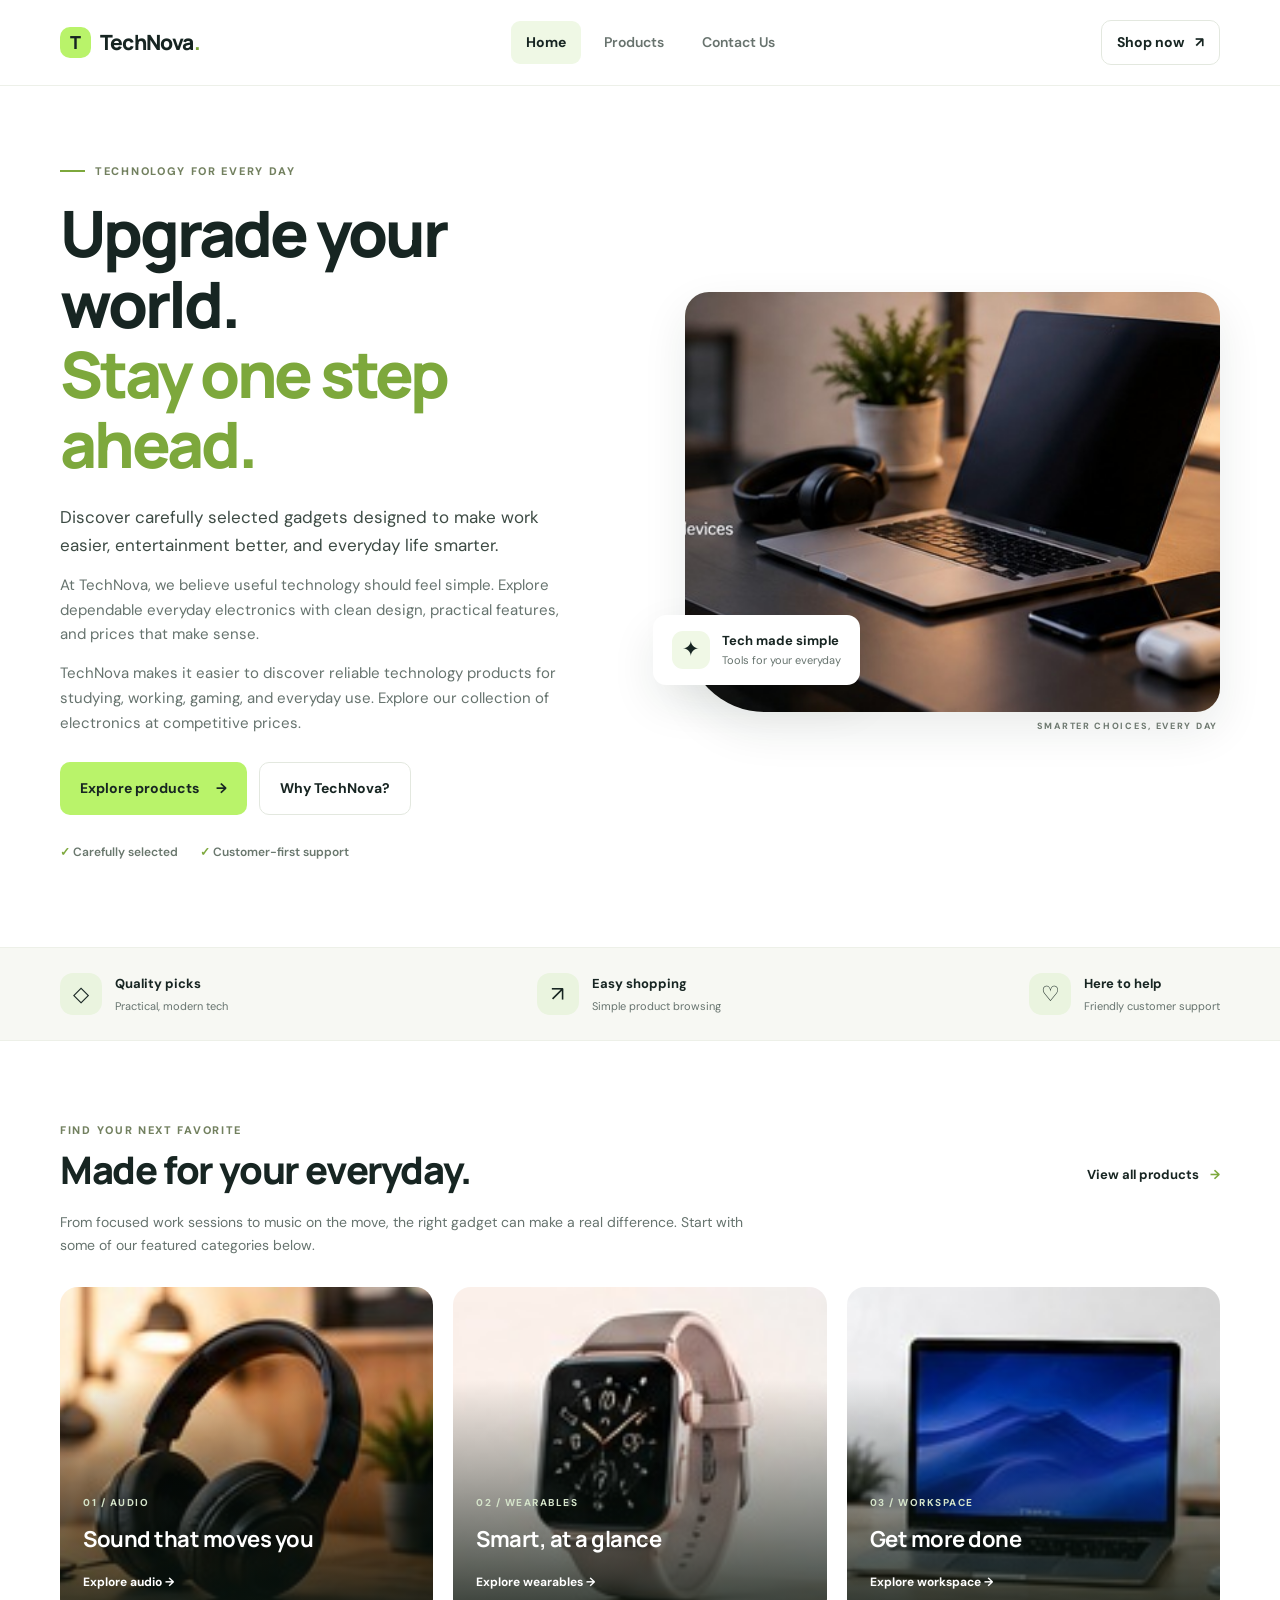
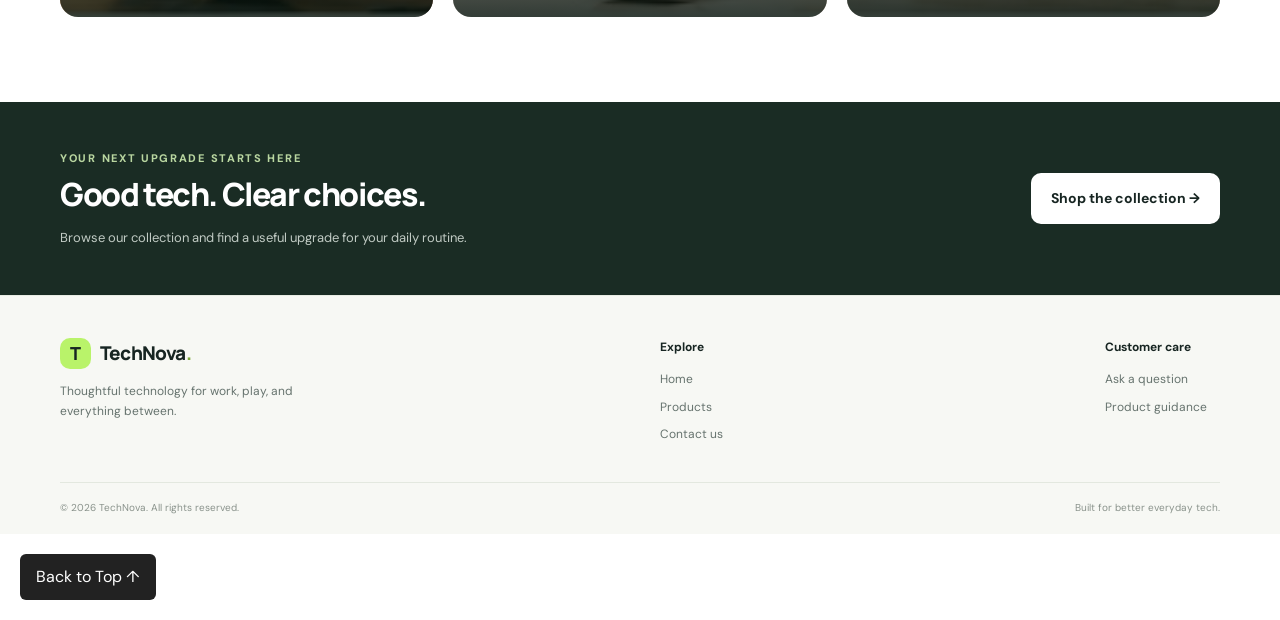
<file: index.html>
<!DOCTYPE html>
<html lang="en">
<head>
  <meta charset="UTF-8">
  <meta name="viewport" content="width=device-width, initial-scale=1.0">
  <title>TechNova | Smart Tech, Better Living</title>
  <link rel="stylesheet" href="style.css">
</head>
<body>
  <!-- Sadman Shams | Student ID: 2330640 -->
  <header class="site-header">
    <a class="logo" href="index.html"><span class="logo-mark">T</span> TechNova<span class="logo-dot">.</span></a>
    <nav class="main-nav" aria-label="Main navigation">
      <a class="active" href="index.html">Home</a>
      <a href="products.html">Products</a>
      <a href="contact.html">Contact Us</a>
    </nav>
    <a class="header-cta" href="products.html">Shop now <span>↗</span></a>
  </header>

  <main>
    <section class="hero container">
      <div class="hero-copy">
        <p class="eyebrow"><span class="eyebrow-line"></span> TECHNOLOGY FOR EVERY DAY</p>
        <h1>Upgrade your world.<br><span>Stay one step ahead.</span></h1>
        <p class="hero-description">Discover carefully selected gadgets designed to make work easier, entertainment better, and everyday life smarter.</p>
        <p>At TechNova, we believe useful technology should feel simple. Explore dependable everyday electronics with clean design, practical features, and prices that make sense.</p>
        <p><p>
  TechNova makes it easier to discover reliable technology products
  for studying, working, gaming, and everyday use.
  Explore our collection of electronics at competitive prices.
</p> </p>
        <div class="hero-actions">
          <button class="btn btn-primary" onclick="exploreProducts()">Explore products <span>→</span></button>
          <button class="btn btn-outline" onclick="showStoreMessage()">Why TechNova?</button>
        </div>
        <div class="trust-row"><span>✓ Carefully selected</span><span>✓ Customer-first support</span></div>
      </div>
      <div class="hero-visual">
        <div class="hero-image-wrap"><img src="images/hero-tech.jpg" alt="Modern electronics and gadgets arranged on a desk"></div>
        <div class="floating-note"><span class="note-icon">✦</span><div><strong>Tech made simple</strong><small>Tools for your everyday</small></div></div>
        <div class="visual-tag">SMARTER CHOICES, EVERY DAY</div>
      </div>
    </section>

    <section class="benefits-band">
      <div class="container benefits"><div><span class="benefit-icon">◇</span><div><strong>Quality picks</strong><small>Practical, modern tech</small></div></div><div><span class="benefit-icon">↗</span><div><strong>Easy shopping</strong><small>Simple product browsing</small></div></div><div><span class="benefit-icon">♡</span><div><strong>Here to help</strong><small>Friendly customer support</small></div></div></div>
    </section>

    <section class="section container">
      <div class="section-heading"><div><p class="eyebrow">FIND YOUR NEXT FAVORITE</p><h2>Made for your everyday.</h2></div><a class="text-link" href="products.html">View all products <span>→</span></a></div>
      <p class="section-intro">From focused work sessions to music on the move, the right gadget can make a real difference. Start with some of our featured categories below.</p>
      <div class="category-flex">
        <article class="category-card"><img src="images/headphones.jpg" alt="Wireless headphones"><div class="category-overlay"><span>01 / AUDIO</span><h3>Sound that moves you</h3><a href="products.html">Explore audio →</a></div></article>
        <article class="category-card"><img src="images/smartwatch.jpg" alt="Minimal modern smartwatch"><div class="category-overlay"><span>02 / WEARABLES</span><h3>Smart, at a glance</h3><a href="products.html">Explore wearables →</a></div></article>
        <article class="category-card"><img src="images/laptop.jpg" alt="Laptop on a desk"><div class="category-overlay"><span>03 / WORKSPACE</span><h3>Get more done</h3><a href="products.html">Explore workspace →</a></div></article>
      </div>
    </section>
    <section class="closing-cta"><div class="container closing-inner"><div><p class="eyebrow">YOUR NEXT UPGRADE STARTS HERE</p><h2>Good tech. Clear choices.</h2><p>Browse our collection and find a useful upgrade for your daily routine.</p></div><a class="btn btn-light" href="products.html">Shop the collection →</a></div></section>
  </main>

  <footer class="site-footer"><div class="container footer-main"><div><a class="logo footer-logo" href="index.html"><span class="logo-mark">T</span> TechNova<span class="logo-dot">.</span></a><p>Thoughtful technology for work, play, and everything between.</p></div><div class="footer-links"><strong>Explore</strong><a href="index.html">Home</a><a href="products.html">Products</a><a href="contact.html">Contact us</a></div><div class="footer-links"><strong>Customer care</strong><a href="contact.html">Ask a question</a><a href="contact.html">Product guidance</a></div></div><div class="container footer-bottom"><span>© 2026 TechNova. All rights reserved.</span><span>Built for better everyday tech.</span></div></footer>
  <script src="script.js"></script>
  <button id="backToTop" onclick="window.scrollTo({top: 0, behavior: 'smooth'})">
    Back to Top ↑
</button>
</body>
</html>
</file>
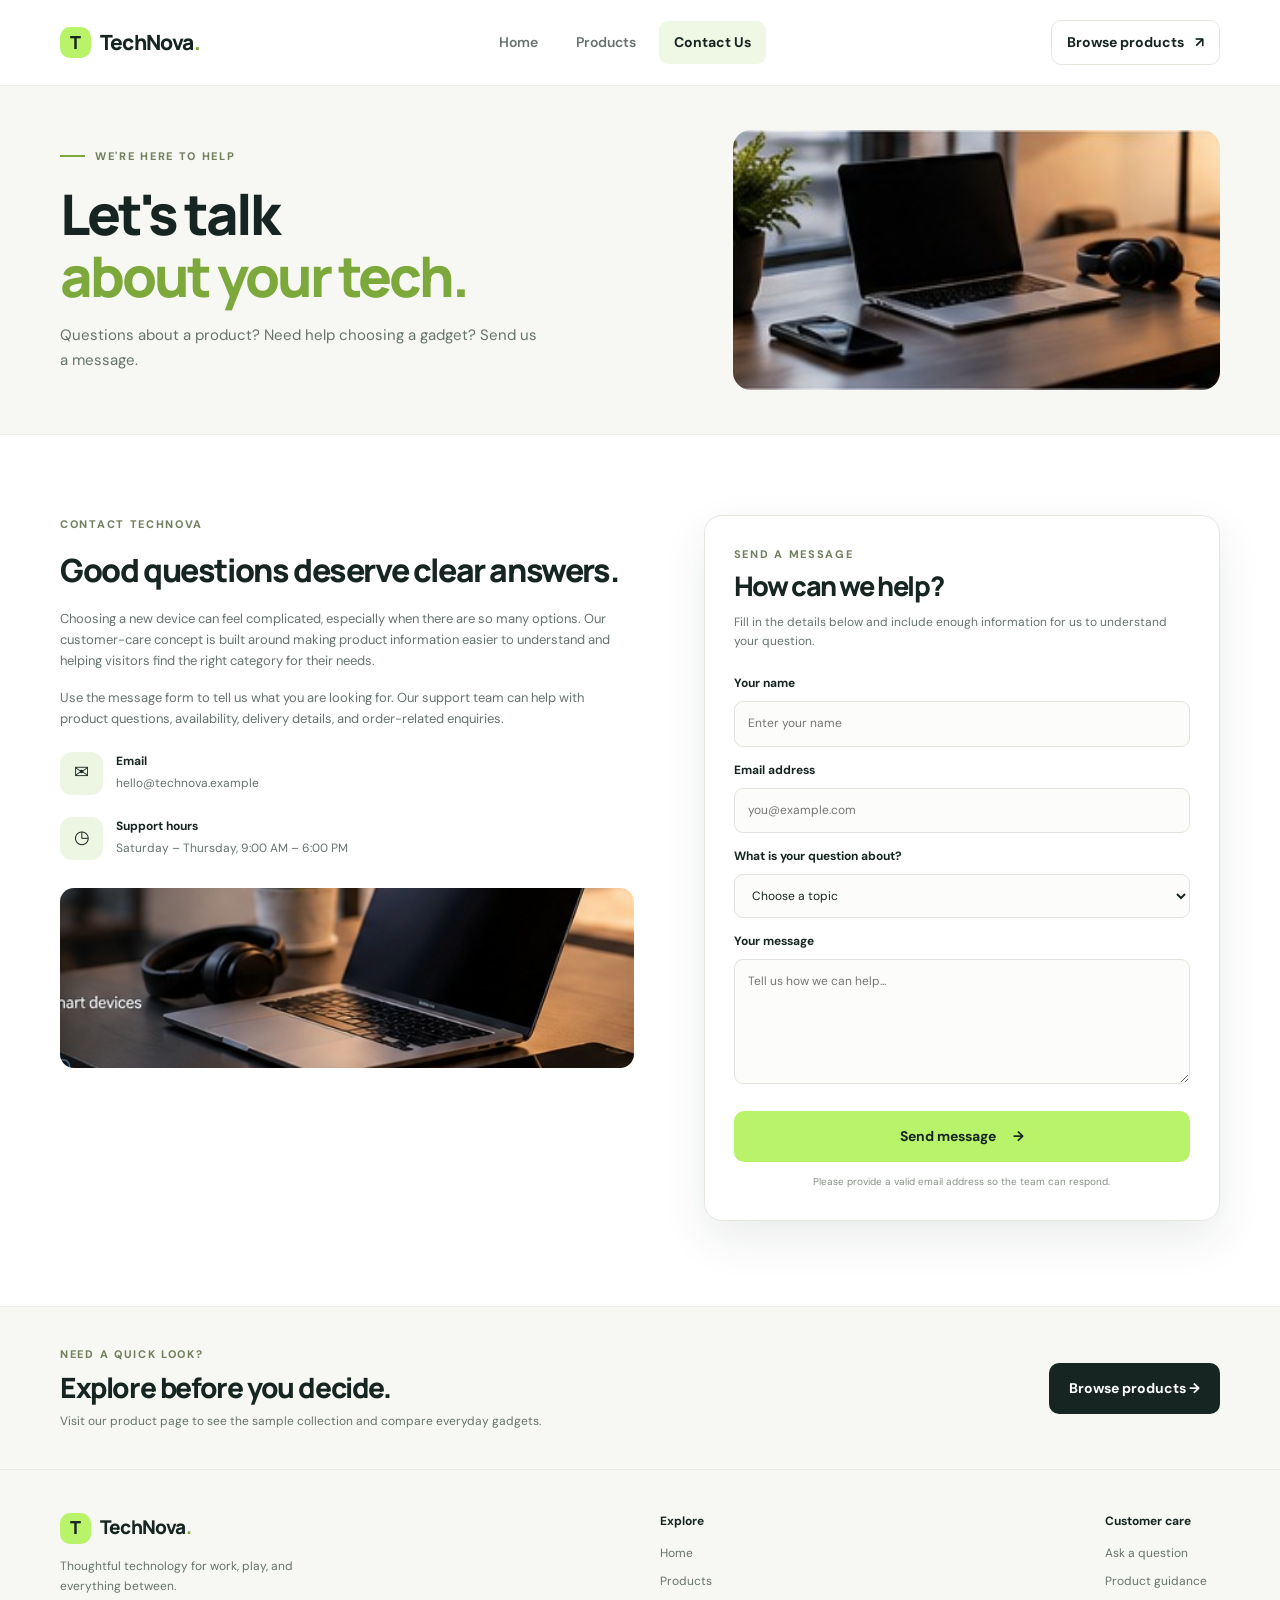
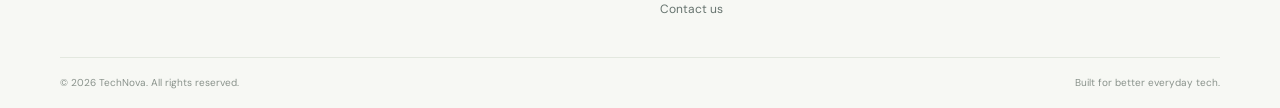
<file: contact.html>
<!DOCTYPE html>
<html lang="en">
<head>
  <meta charset="UTF-8">
  <meta name="viewport" content="width=device-width, initial-scale=1.0">
  <title>Contact Us | TechNova</title>
  <link rel="stylesheet" href="style.css">
</head>
<body>
  <!-- Sadman Shams | Student ID: 2330640 -->
  <header class="site-header">
    <a class="logo" href="index.html"><span class="logo-mark">T</span> TechNova<span class="logo-dot">.</span></a>
    <nav class="main-nav" aria-label="Main navigation"><a href="index.html">Home</a><a href="products.html">Products</a><a class="active" href="contact.html">Contact Us</a></nav>
    <a class="header-cta" href="products.html">Browse products <span>↗</span></a>
  </header>

  <main>
    <section class="page-hero contact-hero"><div class="container page-hero-inner"><div><p class="eyebrow"><span class="eyebrow-line"></span> WE'RE HERE TO HELP</p><h1>Let's talk<br><span>about your tech.</span></h1><p>Questions about a product? Need help choosing a gadget? Send us a message.</p></div><img src="images/contact-workspace.jpg" alt="Team collaborating at a desk"></div></section>
    <section class="section container contact-layout">
      <div class="contact-copy"><p class="eyebrow">CONTACT TECHNOVA</p><h2>Good questions deserve clear answers.</h2><p>Choosing a new device can feel complicated, especially when there are so many options. Our customer-care concept is built around making product information easier to understand and helping visitors find the right category for their needs.</p><p>Use the message form to tell us what you are looking for. Our support team can help with product questions, availability, delivery details, and order-related enquiries.</p>
        <div class="contact-details"><div class="detail-icon">✉</div><div><strong>Email</strong><span>hello@technova.example</span></div></div><div class="contact-details"><div class="detail-icon">◷</div><div><strong>Support hours</strong><span>Saturday – Thursday, 9:00 AM – 6:00 PM</span></div></div>
        <img class="contact-side-image" src="images/hero-tech.jpg" alt="Laptop and notebook ready for customer support work">
      </div>
      <form class="contact-form" onsubmit="submitContactForm(event)"><p class="eyebrow">SEND A MESSAGE</p><h2>How can we help?</h2><p class="form-intro">Fill in the details below and include enough information for us to understand your question.</p>
        <label for="name">Your name</label><input id="name" name="name" type="text" placeholder="Enter your name" required>
        <label for="email">Email address</label><input id="email" name="email" type="email" placeholder="you@example.com" required>
        <label for="topic">What is your question about?</label><select id="topic" name="topic" required><option value="">Choose a topic</option><option>Product information</option><option>Order support</option><option>Returns and exchanges</option><option>Other question</option></select>
        <label for="message">Your message</label><textarea id="message" name="message" rows="5" placeholder="Tell us how we can help..." required></textarea>
        <button class="btn btn-primary form-submit" type="submit">Send message <span>→</span></button><p class="form-footnote">Please provide a valid email address so the team can respond.</p>
      </form>
    </section>
    <section class="help-strip"><div class="container help-strip-inner"><div><p class="eyebrow">NEED A QUICK LOOK?</p><h2>Explore before you decide.</h2><p>Visit our product page to see the sample collection and compare everyday gadgets.</p></div><a class="btn btn-dark" href="products.html">Browse products →</a></div></section>
  </main>
  <footer class="site-footer"><div class="container footer-main"><div><a class="logo footer-logo" href="index.html"><span class="logo-mark">T</span> TechNova<span class="logo-dot">.</span></a><p>Thoughtful technology for work, play, and everything between.</p></div><div class="footer-links"><strong>Explore</strong><a href="index.html">Home</a><a href="products.html">Products</a><a href="contact.html">Contact us</a></div><div class="footer-links"><strong>Customer care</strong><a href="contact.html">Ask a question</a><a href="contact.html">Product guidance</a></div></div><div class="container footer-bottom"><span>© 2026 TechNova. All rights reserved.</span><span>Built for better everyday tech.</span></div></footer>
  <script src="script.js"></script>
</body>
</html>
</file>
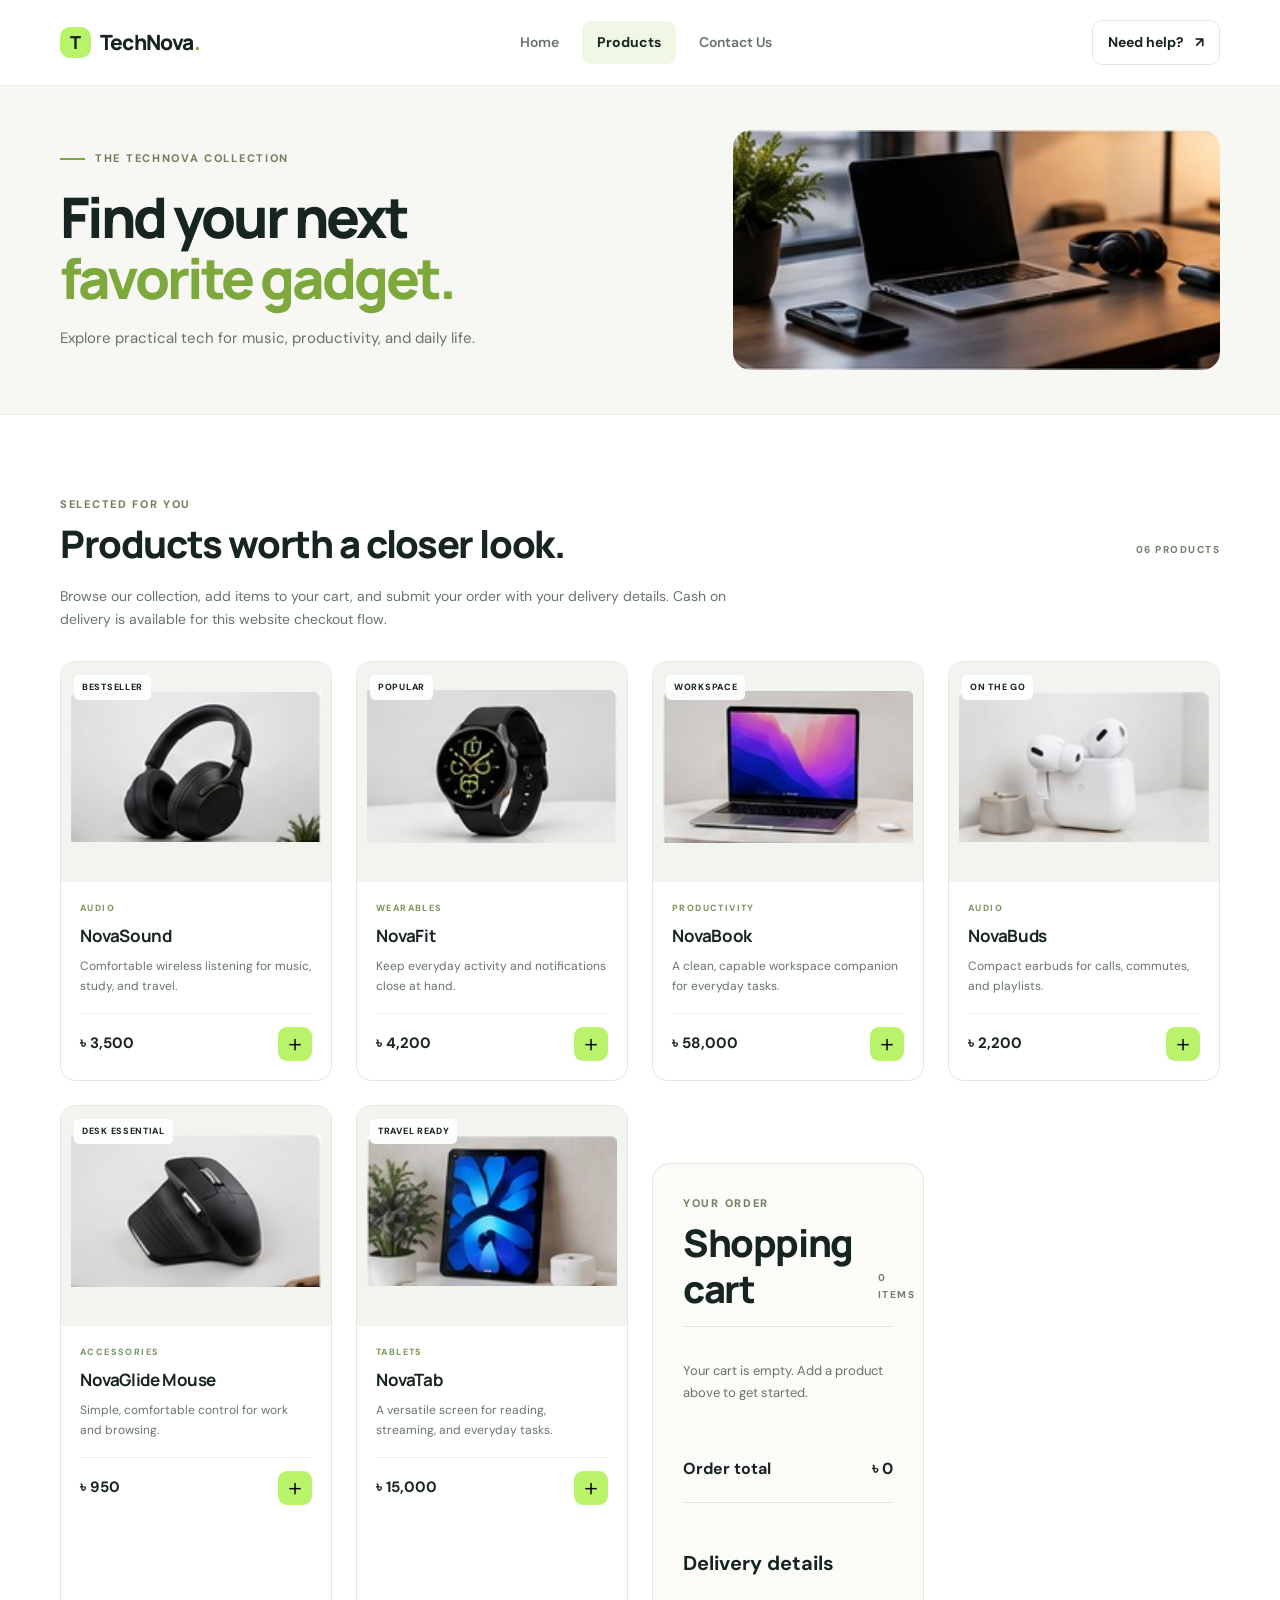
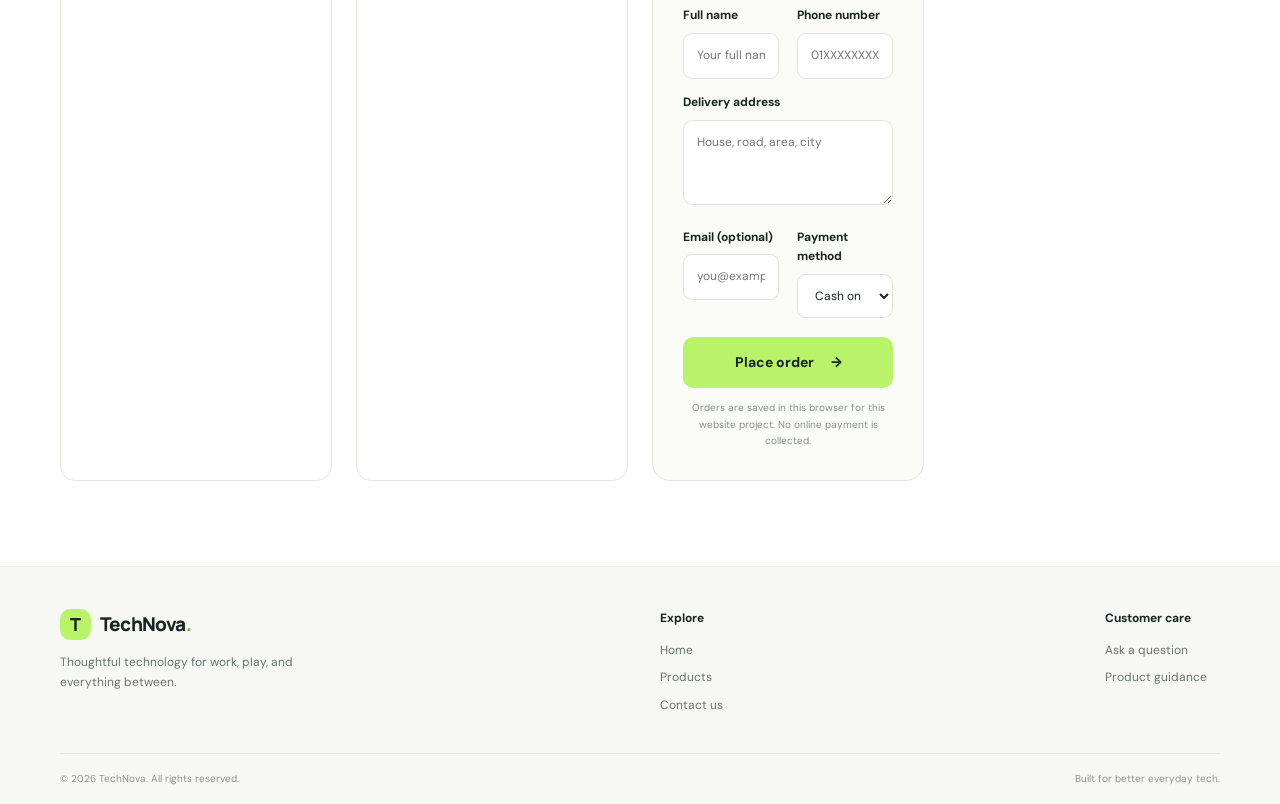
<file: products.html>
<!DOCTYPE html>
<html lang="en">
<head>
  <meta charset="UTF-8">
  <meta name="viewport" content="width=device-width, initial-scale=1.0">
  <title>Products | TechNova</title>
  <link rel="stylesheet" href="style.css">
</head>
<body>
  <!-- Sadman Shams | Student ID: 2330640 -->
  <header class="site-header">
    <a class="logo" href="index.html"><span class="logo-mark">T</span> TechNova<span class="logo-dot">.</span></a>
    <nav class="main-nav" aria-label="Main navigation"><a href="index.html">Home</a><a class="active" href="products.html">Products</a><a href="contact.html">Contact Us</a></nav>
    <a class="header-cta" href="contact.html">Need help? <span>↗</span></a>
  </header>

  <main>
    <section class="page-hero"><div class="container page-hero-inner"><div><p class="eyebrow"><span class="eyebrow-line"></span> THE TECHNOVA COLLECTION</p><h1>Find your next<br><span>favorite gadget.</span></h1><p>Explore practical tech for music, productivity, and daily life.</p></div><img src="images/contact-workspace.jpg" alt="Selection of modern consumer electronics"></div></section>
    <section class="section container">
      <div class="section-heading"><div><p class="eyebrow">SELECTED FOR YOU</p><h2>Products worth a closer look.</h2></div><span class="product-count">06 PRODUCTS</span></div>
      <p class="section-intro">Browse our collection, add items to your cart, and submit your order with your delivery details. Cash on delivery is available for this website checkout flow.</p>
      <div class="product-grid">
        
<article class="product-card">
  <div class="product-image">
    <img src="images/product-headphones.jpg" alt="NovaSound wireless headphones">
    <span class="product-label">BESTSELLER</span>
  </div>
  <div class="product-info">
    <p class="product-category">AUDIO</p>
    <h3>NovaSound</h3>
    <p>Comfortable wireless listening for music, study, and travel.</p>
    <div class="product-bottom">
      <strong>৳ 3,500</strong>
      <button class="small-btn" onclick="addToCart('NovaSound', 3500)" aria-label="Add NovaSound">＋</button>
    </div>
  </div>
</article>

<article class="product-card">
  <div class="product-image">
    <img src="images/product-watch.jpg" alt="NovaFit smartwatch">
    <span class="product-label">POPULAR</span>
  </div>
  <div class="product-info">
    <p class="product-category">WEARABLES</p>
    <h3>NovaFit</h3>
    <p>Keep everyday activity and notifications close at hand.</p>
    <div class="product-bottom">
      <strong>৳ 4,200</strong>
      <button class="small-btn" onclick="addToCart('NovaFit', 4200)" aria-label="Add NovaFit">＋</button>
    </div>
  </div>
</article>

<article class="product-card">
  <div class="product-image">
    <img src="images/product-laptop.jpg" alt="NovaBook laptop">
    <span class="product-label">WORKSPACE</span>
  </div>
  <div class="product-info">
    <p class="product-category">PRODUCTIVITY</p>
    <h3>NovaBook</h3>
    <p>A clean, capable workspace companion for everyday tasks.</p>
    <div class="product-bottom">
      <strong>৳ 58,000</strong>
      <button class="small-btn" onclick="addToCart('NovaBook', 58000)" aria-label="Add NovaBook">＋</button>
    </div>
  </div>
</article>

<article class="product-card">
  <div class="product-image">
    <img src="images/product-earbuds.jpg" alt="NovaBuds wireless earbuds">
    <span class="product-label">ON THE GO</span>
  </div>
  <div class="product-info">
    <p class="product-category">AUDIO</p>
    <h3>NovaBuds</h3>
    <p>Compact earbuds for calls, commutes, and playlists.</p>
    <div class="product-bottom">
      <strong>৳ 2,200</strong>
      <button class="small-btn" onclick="addToCart('NovaBuds', 2200)" aria-label="Add NovaBuds">＋</button>
    </div>
  </div>
</article>

<article class="product-card">
  <div class="product-image">
    <img src="images/product-mouse.jpg" alt="NovaGlide wireless computer mouse">
    <span class="product-label">DESK ESSENTIAL</span>
  </div>
  <div class="product-info">
    <p class="product-category">ACCESSORIES</p>
    <h3>NovaGlide Mouse</h3>
    <p>Simple, comfortable control for work and browsing.</p>
    <div class="product-bottom">
      <strong>৳ 950</strong>
      <button class="small-btn" onclick="addToCart('NovaGlide Mouse', 950)" aria-label="Add NovaGlide Mouse">＋</button>
    </div>
  </div>
</article>

<article class="product-card">
  <div class="product-image">
    <img src="images/product-tablet.jpg" alt="NovaTab tablet computer">
    <span class="product-label">TRAVEL READY</span>
  </div>
  <div class="product-info">
    <p class="product-category">TABLETS</p>
    <h3>NovaTab</h3>
    <p>A versatile screen for reading, streaming, and everyday tasks.</p>
    <div class="product-bottom">
      <strong>৳ 15,000</strong>
      <button class="small-btn" onclick="addToCart('NovaTab', 15000)" aria-label="Add NovaTab">＋</button>
    </div>
  </div>
</article>

      <section class="cart-checkout" id="cart-checkout">
        <div class="section-heading"><div><p class="eyebrow">YOUR ORDER</p><h2>Shopping cart</h2></div><span class="product-count" id="cart-count">0 ITEMS</span></div>
        <div id="cart-items" class="cart-items"><p class="cart-empty">Your cart is empty. Add a product above to get started.</p></div>
        <div class="cart-total-row"><strong>Order total</strong><strong id="cart-total">৳ 0</strong></div>
        <form id="checkout-form" class="checkout-form" onsubmit="placeOrder(event)">
          <h3>Delivery details</h3>
          <div class="checkout-fields">
            <div><label for="customer-name">Full name</label><input id="customer-name" name="customerName" type="text" required placeholder="Your full name"></div>
            <div><label for="customer-phone">Phone number</label><input id="customer-phone" name="phone" type="tel" required pattern="[0-9+ ()-]{7,20}" placeholder="01XXXXXXXXX"></div>
            <div class="checkout-wide"><label for="customer-address">Delivery address</label><textarea id="customer-address" name="address" rows="3" required placeholder="House, road, area, city"></textarea></div>
            <div><label for="customer-email">Email (optional)</label><input id="customer-email" name="email" type="email" placeholder="you@example.com"></div>
            <div><label for="payment-method">Payment method</label><select id="payment-method" name="paymentMethod" required><option value="Cash on delivery">Cash on delivery</option></select></div>
          </div>
          <button class="btn btn-primary form-submit" type="submit" id="place-order-button">Place order <span>→</span></button>
          <p class="form-footnote">Orders are saved in this browser for this website project. No online payment is collected.</p>
        </form>
        <div id="order-confirmation" class="order-confirmation" role="status" aria-live="polite" hidden></div>
      </section>
    </section>
  </main>
  <footer class="site-footer"><div class="container footer-main"><div><a class="logo footer-logo" href="index.html"><span class="logo-mark">T</span> TechNova<span class="logo-dot">.</span></a><p>Thoughtful technology for work, play, and everything between.</p></div><div class="footer-links"><strong>Explore</strong><a href="index.html">Home</a><a href="products.html">Products</a><a href="contact.html">Contact us</a></div><div class="footer-links"><strong>Customer care</strong><a href="contact.html">Ask a question</a><a href="contact.html">Product guidance</a></div></div><div class="container footer-bottom"><span>© 2026 TechNova. All rights reserved.</span><span>Built for better everyday tech.</span></div></footer>
  <script src="script.js"></script>
</body>
</html>
</file>
<file: style.css>
@import url('https://fonts.googleapis.com/css2?family=DM+Sans:wght@400;500;600;700&family=Manrope:wght@400;500;600;700;800&display=swap');
:root{--ink:#172522;--muted:#66736e;--green:#b9f36a;--green-dark:#7da83c;--cream:#f7f8f3;--line:#e3e8df;--white:#fff;--dark:#172522;--radius:18px;--shadow:0 18px 45px rgba(24,42,32,.09)}
*{box-sizing:border-box}html{scroll-behavior:smooth}body{margin:0;background:#fff;color:var(--ink);font-family:'DM Sans',Arial,sans-serif;line-height:1.65}img{display:block;max-width:100%}a{color:inherit;text-decoration:none}button,input,select,textarea{font:inherit}.container{width:min(1160px,calc(100% - 48px));margin:0 auto}
.site-header{height:86px;padding:0 max(24px,calc((100% - 1160px)/2));display:flex;align-items:center;justify-content:space-between;gap:24px;background:rgba(255,255,255,.96);border-bottom:1px solid #edf0e9;position:sticky;top:0;z-index:20}.logo{display:inline-flex;align-items:center;gap:9px;font-family:'Manrope',sans-serif;font-size:21px;font-weight:800;letter-spacing:-.8px;white-space:nowrap}.logo-mark{width:31px;height:31px;border-radius:10px;background:var(--green);display:grid;place-items:center;font-size:18px;color:var(--ink)}.logo-dot{color:var(--green-dark);margin-left:-9px}.main-nav{display:flex;align-items:center;gap:8px}.main-nav a{padding:10px 15px;border-radius:9px;color:#68736e;font-size:14px;font-weight:600;transition:background .2s,color .2s,transform .2s}.main-nav a:hover,.main-nav a.active{background:#eff8e5;color:var(--ink)}.main-nav a:hover{transform:translateY(-1px)}.header-cta{font-size:14px;font-weight:700;border:1px solid var(--line);padding:10px 15px;border-radius:10px;transition:all .2s}.header-cta span{margin-left:8px}.header-cta:hover{background:var(--ink);color:white;border-color:var(--ink)}
.hero{display:flex;align-items:center;gap:60px;padding-top:76px;padding-bottom:84px;min-height:570px}.hero-copy{flex:1.03;min-width:0}.eyebrow{font-size:11px;letter-spacing:1.7px;font-weight:800;color:#72805f;margin:0 0 18px;display:flex;align-items:center;gap:10px}.eyebrow-line{width:25px;height:2px;background:var(--green-dark);display:inline-block}.hero h1,.page-hero h1{font-family:'Manrope',sans-serif;font-size:clamp(39px,5vw,64px);line-height:1.1;letter-spacing:-3px;margin:0 0 23px;font-weight:800}.hero h1 span,.page-hero h1 span{color:#7da83c}.hero-copy>p:not(.eyebrow){max-width:510px;color:var(--muted);font-size:15px;margin:0 0 14px}.hero-description{font-size:17px!important;color:#3d4b44!important}.hero-actions{display:flex;gap:12px;flex-wrap:wrap;margin-top:27px}.btn{border:0;border-radius:10px;padding:14px 20px;font-size:14px;font-weight:700;display:inline-flex;justify-content:center;align-items:center;gap:17px;cursor:pointer;transition:transform .2s,background .2s,box-shadow .2s}.btn:hover{transform:translateY(-2px);box-shadow:0 9px 22px rgba(20,35,25,.12)}.btn-primary{background:var(--green);color:var(--ink)}.btn-primary:hover{background:#a8e85a}.btn-outline{background:white;border:1px solid var(--line);color:var(--ink)}.btn-light{background:white;color:var(--ink)}.btn-dark{background:var(--ink);color:white}.trust-row{display:flex;gap:22px;flex-wrap:wrap;margin-top:28px;color:#69776d;font-size:12px;font-weight:600}.trust-row span:first-letter{color:var(--green-dark)}.hero-visual{flex:1;min-width:0;position:relative;padding:0 0 22px 14px}.hero-image-wrap{height:420px;border-radius:24px 24px 24px 80px;overflow:hidden;background:#eaf0e6;box-shadow:var(--shadow)}.hero-image-wrap img{height:100%;width:100%;object-fit:cover}.floating-note{position:absolute;left:-18px;bottom:49px;background:white;box-shadow:var(--shadow);padding:15px 19px;border-radius:13px;display:flex;gap:12px;align-items:center}.note-icon{height:38px;width:38px;border-radius:11px;display:grid;place-items:center;background:#f0f8e6;font-size:21px}.floating-note strong,.floating-note small{display:block}.floating-note strong{font-size:13px}.floating-note small{font-size:11px;color:var(--muted)}.visual-tag{position:absolute;right:2px;bottom:0;font-size:9px;letter-spacing:1.7px;font-weight:800;color:#6f7a71}
.benefits-band{background:var(--cream);border-top:1px solid #edf0e8;border-bottom:1px solid #edf0e8}.benefits{display:flex;justify-content:space-between;gap:25px;padding-top:25px;padding-bottom:25px}.benefits>div{display:flex;gap:13px;align-items:center;min-width:0}.benefit-icon{height:42px;width:42px;border-radius:13px;background:#eaf4df;display:grid;place-items:center;font-size:21px}.benefits strong,.benefits small{display:block}.benefits strong{font-size:13px}.benefits small{font-size:11px;color:var(--muted);margin-top:2px}.section{padding-top:80px;padding-bottom:85px}.section-heading{display:flex;align-items:end;justify-content:space-between;gap:25px;margin-bottom:15px}.section-heading .eyebrow{margin-bottom:8px}.section-heading h2,.contact-copy h2,.contact-form h2,.closing-cta h2,.help-strip h2{font-family:'Manrope',sans-serif;font-size:clamp(27px,3.2vw,38px);line-height:1.2;letter-spacing:-1.4px;margin:0;font-weight:800}.text-link{font-size:13px;font-weight:700;padding-bottom:7px;white-space:nowrap}.text-link span{margin-left:8px;color:var(--green-dark)}.section-intro{max-width:720px;color:var(--muted);font-size:14px;margin:18px 0 30px}.category-flex{display:flex;gap:20px}.category-card{flex:1;min-width:0;height:330px;position:relative;overflow:hidden;border-radius:var(--radius);background:#e9eee7}.category-card:after{content:'';position:absolute;inset:0;background:linear-gradient(0deg,rgba(10,22,16,.83),rgba(10,22,16,0) 72%)}.category-card img{height:100%;width:100%;object-fit:cover;transition:transform .5s}.category-card:hover img{transform:scale(1.06)}.category-overlay{position:absolute;bottom:23px;left:23px;right:20px;color:white;z-index:1}.category-overlay span{font-size:10px;letter-spacing:1.5px;color:#d5e4ca;font-weight:700}.category-overlay h3{font-family:'Manrope',sans-serif;font-size:22px;margin:7px 0 10px;letter-spacing:-.5px}.category-overlay a{font-size:12px;font-weight:700}.category-overlay a:hover{text-decoration:underline}.closing-cta{background:#1a2c24;color:white}.closing-inner{display:flex;align-items:center;justify-content:space-between;gap:30px;padding-top:47px;padding-bottom:47px}.closing-cta .eyebrow{color:#b9d6a0;margin-bottom:8px}.closing-cta h2{font-size:32px}.closing-cta p:not(.eyebrow){color:#c1cbc4;font-size:13px;margin-bottom:0}
.site-footer{background:#f7f8f4;border-top:1px solid #e8ece4}.footer-main{display:flex;justify-content:space-between;gap:45px;padding-top:42px;padding-bottom:37px}.footer-main>div:first-child{max-width:330px}.footer-logo{font-size:19px}.footer-main>div:first-child p{font-size:12px;color:var(--muted);max-width:270px;margin:13px 0 0}.footer-links{display:flex;flex-direction:column;gap:8px;font-size:12px;color:var(--muted);min-width:115px}.footer-links strong{color:var(--ink);margin-bottom:4px}.footer-links a:hover{color:var(--green-dark)}.footer-bottom{border-top:1px solid var(--line);display:flex;justify-content:space-between;gap:20px;padding-top:17px;padding-bottom:17px;color:#89928b;font-size:10px}
.page-hero{background:var(--cream);border-bottom:1px solid #edf0e8}.page-hero-inner{display:flex;align-items:center;justify-content:space-between;gap:50px;min-height:320px;padding-top:44px;padding-bottom:44px}.page-hero-inner>div{flex:1}.page-hero h1{font-size:clamp(39px,4.8vw,56px);margin-bottom:17px}.page-hero p:not(.eyebrow){color:var(--muted);font-size:15px;max-width:480px;margin:0}.page-hero-inner>img{width:42%;height:240px;object-fit:cover;border-radius:18px}.product-count{font-size:10px;letter-spacing:1.5px;color:#73806f;font-weight:800;padding-bottom:8px}.product-grid{display:grid;grid-template-columns:repeat(3,minmax(0,1fr));gap:24px}.product-card{border:1px solid var(--line);border-radius:15px;overflow:hidden;background:white;transition:transform .25s,box-shadow .25s}.product-card:hover{transform:translateY(-4px);box-shadow:var(--shadow)}.product-image{height:220px;position:relative;background:#f2f4ef;overflow:hidden}.product-image img{width:100%;height:100%;object-fit:cover;transition:transform .4s}.product-card:hover .product-image img{transform:scale(1.04)}.product-label{position:absolute;left:13px;top:13px;background:rgba(255,255,255,.94);border-radius:5px;padding:5px 8px;font-size:9px;letter-spacing:.7px;font-weight:800}.product-info{padding:19px}.product-category{font-size:9px;letter-spacing:1.4px;color:#7b9660;font-weight:800;margin:0 0 6px}.product-info h3{font-family:'Manrope',sans-serif;font-size:17px;letter-spacing:-.4px;margin:0 0 7px}.product-info>p:not(.product-category){font-size:12px;line-height:1.65;color:var(--muted);min-height:40px;margin:0}.product-bottom{display:flex;align-items:center;justify-content:space-between;border-top:1px solid #edf0e9;margin-top:16px;padding-top:13px}.product-bottom strong{font-size:15px}.small-btn{border:0;width:34px;height:34px;border-radius:9px;background:var(--green);font-size:22px;line-height:1;cursor:pointer;transition:background .2s,transform .2s}.small-btn:hover{background:#a5e650;transform:scale(1.06)}.notice-box{display:flex;align-items:flex-start;gap:13px;padding:18px;border:1px solid #e4ebdc;background:#f7faF3;border-radius:12px;margin-top:28px}.notice-symbol{width:24px;height:24px;border-radius:50%;background:#e5f2d7;display:grid;place-items:center;flex-shrink:0;font-size:12px;font-weight:800}.notice-box p{font-size:12px;color:var(--muted);margin:0}.notice-box strong{color:var(--ink)}
.contact-hero .page-hero-inner>img{height:260px}.contact-layout{display:grid;grid-template-columns:1fr .9fr;gap:70px;align-items:start}.contact-copy h2{font-size:32px;margin-bottom:18px}.contact-copy>p:not(.eyebrow){font-size:13px;color:var(--muted);margin:0 0 15px}.contact-details{display:flex;align-items:center;gap:13px;margin-top:22px}.detail-icon{width:43px;height:43px;display:grid;place-items:center;border-radius:12px;background:#edf6e3;font-size:18px}.contact-details strong,.contact-details span{display:block}.contact-details strong{font-size:12px}.contact-details span{font-size:12px;color:var(--muted);margin-top:2px}.contact-side-image{width:100%;height:180px;object-fit:cover;border-radius:14px;margin-top:28px}.contact-form{padding:29px;border:1px solid var(--line);border-radius:18px;box-shadow:var(--shadow);background:white}.contact-form .eyebrow{margin-bottom:7px}.contact-form h2{font-size:27px}.form-intro{font-size:12px;color:var(--muted);margin:10px 0 22px}.contact-form label{display:block;font-size:12px;font-weight:700;margin:14px 0 7px}.contact-form input,.contact-form select,.contact-form textarea{width:100%;border:1px solid #dfe5dc;background:#fcfdfb;border-radius:9px;padding:12px 13px;color:var(--ink);font-size:12px;outline:none;transition:border .2s,box-shadow .2s}.contact-form input:focus,.contact-form select:focus,.contact-form textarea:focus{border-color:#8db45e;box-shadow:0 0 0 3px rgba(141,180,94,.14)}.contact-form textarea{resize:vertical}.form-submit{width:100%;margin-top:19px}.form-footnote{font-size:10px;color:#879187;text-align:center;margin:12px 0 0}.help-strip{background:var(--cream);border-top:1px solid #edf0e8}.help-strip-inner{display:flex;align-items:center;justify-content:space-between;gap:25px;padding-top:38px;padding-bottom:38px}.help-strip .eyebrow{margin-bottom:8px}.help-strip h2{font-size:28px}.help-strip p:not(.eyebrow){font-size:12px;color:var(--muted);margin:7px 0 0}
@media(max-width:900px){.site-header{padding:0 24px}.hero{gap:30px;padding-top:55px}.hero-image-wrap{height:360px}.product-grid{grid-template-columns:repeat(2,minmax(0,1fr))}.contact-layout{gap:35px}.category-card{height:290px}.category-overlay{left:17px;bottom:18px}.category-overlay h3{font-size:18px}}
@media(max-width:650px){.container{width:calc(100% - 34px)}.site-header{height:auto;min-height:75px;padding:14px 17px;flex-wrap:wrap;gap:10px}.logo{font-size:19px}.main-nav{order:3;width:100%;justify-content:center;gap:2px}.main-nav a{font-size:12px;padding:8px 12px}.header-cta{font-size:11px;padding:8px 10px}.hero{display:flex;flex-direction:column;align-items:stretch;padding-top:42px;padding-bottom:52px;gap:38px}.hero h1,.page-hero h1{font-size:42px;letter-spacing:-2px}.hero-visual{padding-left:7px}.hero-image-wrap{height:300px;border-bottom-left-radius:55px}.floating-note{left:-3px;bottom:40px}.visual-tag{right:0;font-size:8px}.benefits{flex-direction:column;gap:17px}.section{padding-top:55px;padding-bottom:58px}.section-heading{align-items:start;flex-direction:column;gap:9px}.section-heading h2{font-size:29px}.text-link{padding-bottom:0}.category-flex{flex-direction:column}.category-card{height:290px}.closing-inner{align-items:flex-start;flex-direction:column}.closing-cta h2{font-size:28px}.footer-main{display:grid;grid-template-columns:1fr 1fr;gap:28px 18px}.footer-main>div:first-child{grid-column:1/-1}.footer-bottom{flex-direction:column;gap:5px}.page-hero-inner{flex-direction:column;align-items:stretch;gap:25px;padding-top:38px;padding-bottom:38px}.page-hero-inner>img{width:100%;height:200px}.product-grid{grid-template-columns:1fr 1fr;gap:12px}.product-image{height:150px}.product-info{padding:12px}.product-info h3{font-size:14px}.product-info>p:not(.product-category){font-size:11px;min-height:55px}.product-bottom strong{font-size:13px}.product-label{font-size:8px;left:8px;top:8px}.small-btn{width:30px;height:30px}.product-count{padding:0}.contact-layout{grid-template-columns:1fr;gap:35px}.contact-copy h2{font-size:28px}.contact-form{padding:21px}.contact-side-image{height:160px}.help-strip-inner{align-items:flex-start;flex-direction:column}.help-strip h2{font-size:26px}}
@media(max-width:380px){.product-grid{grid-template-columns:1fr}.product-image{height:210px}.hero h1,.page-hero h1{font-size:36px}.main-nav a{padding:8px 9px}}

/* Shopping cart and checkout */
.cart-checkout{margin-top:58px;padding:30px;border:1px solid var(--line);border-radius:18px;background:#fbfcf8}
.cart-items{border-top:1px solid var(--line);margin-top:14px}
.cart-empty{padding:20px 0;color:var(--muted);font-size:13px}
.cart-row{display:grid;grid-template-columns:minmax(130px,1fr) auto auto auto;gap:18px;align-items:center;padding:16px 0;border-bottom:1px solid var(--line)}
.cart-product strong,.cart-product span{display:block}.cart-product strong{font-size:13px}.cart-product span{font-size:11px;color:var(--muted);margin-top:4px}
.quantity-controls{display:flex;align-items:center;gap:10px}.quantity-controls button{width:28px;height:28px;border:1px solid var(--line);background:white;border-radius:7px;cursor:pointer;font-size:17px}.quantity-controls span{min-width:12px;text-align:center;font-size:13px}
.cart-line-total{font-size:13px;white-space:nowrap}.remove-item{border:0;background:transparent;color:#a43e32;font-size:11px;text-decoration:underline;cursor:pointer}
.cart-total-row{display:flex;justify-content:space-between;align-items:center;padding:20px 0;font-size:16px}
.checkout-form{border-top:1px solid var(--line);padding-top:24px}.checkout-form h3{font-size:20px;margin-bottom:12px}.checkout-fields{display:grid;grid-template-columns:1fr 1fr;gap:0 18px}.checkout-fields label{display:block;font-size:12px;font-weight:700;margin:14px 0 7px}.checkout-fields input,.checkout-fields textarea,.checkout-fields select{width:100%;border:1px solid #dfe5dc;background:white;border-radius:9px;padding:12px 13px;color:var(--ink);font:inherit;font-size:12px}.checkout-fields textarea{resize:vertical}.checkout-wide{grid-column:1/-1}.order-confirmation{margin-top:20px;padding:22px;border:1px solid #b8dba0;background:#f2faeb;border-radius:12px}.order-confirmation h3{margin:0 0 8px;font-size:20px}.order-confirmation p{font-size:13px;line-height:1.6}.order-confirmation[hidden]{display:none}
@media(max-width:650px){.cart-checkout{padding:18px}.cart-row{grid-template-columns:1fr auto;gap:10px}.cart-line-total{grid-column:1}.remove-item{grid-column:2;grid-row:2}.checkout-fields{grid-template-columns:1fr}.checkout-wide{grid-column:auto}}
/* Navigation hover improvements */
.main-nav a {
    transition: color 0.25s ease, background-color 0.25s ease;
}

.main-nav a:hover {
    color: var(--green);
}

.main-nav a.active {
    font-weight: 700;
}
/* Homepage hero image refinement */
.hero-visual img {
    display: block;
    width: 100%;
    height: 100%;
    object-fit: cover;
    transition: transform 0.3s ease;
}

.hero-visual img:hover {
    transform: scale(1.02);
}
/* Product card interaction */
.product-card {
    transition: transform 0.25s ease, box-shadow 0.25s ease;
}

.product-card:hover {
    transform: translateY(-4px);
    box-shadow: 0 10px 24px rgba(0, 0, 0, 0.08);
}
/* Responsive product catalog */
.product-grid {
    grid-template-columns: repeat(auto-fit, minmax(220px, 1fr));
    gap: 24px;
}
/* Consistent product image sizing */
.product-image img {
    display: block;
    width: 100%;
    height: 210px;
    object-fit: contain;
    padding: 10px;
}
@media (max-width: 600px) {
    .site-header {
        flex-wrap: wrap;
        gap: 12px;
    }

    .main-nav {
        flex-wrap: wrap;
        gap: 10px;
    }

    .hero-container {
        flex-direction: column;
    }

    .hero-visual img {
        max-width: 100%;
        height: auto;
    }

    .cart-row {
        grid-template-columns: 1fr;
    }
}
#backToTop {
    padding: 10px 16px;
    margin: 20px;
    border: none;
    border-radius: 6px;
    cursor: pointer;
    background-color: #222;
    color: white;
    transition: background-color 0.3s ease;
}

#backToTop:hover {
    background-color: #444;
}
</file>
